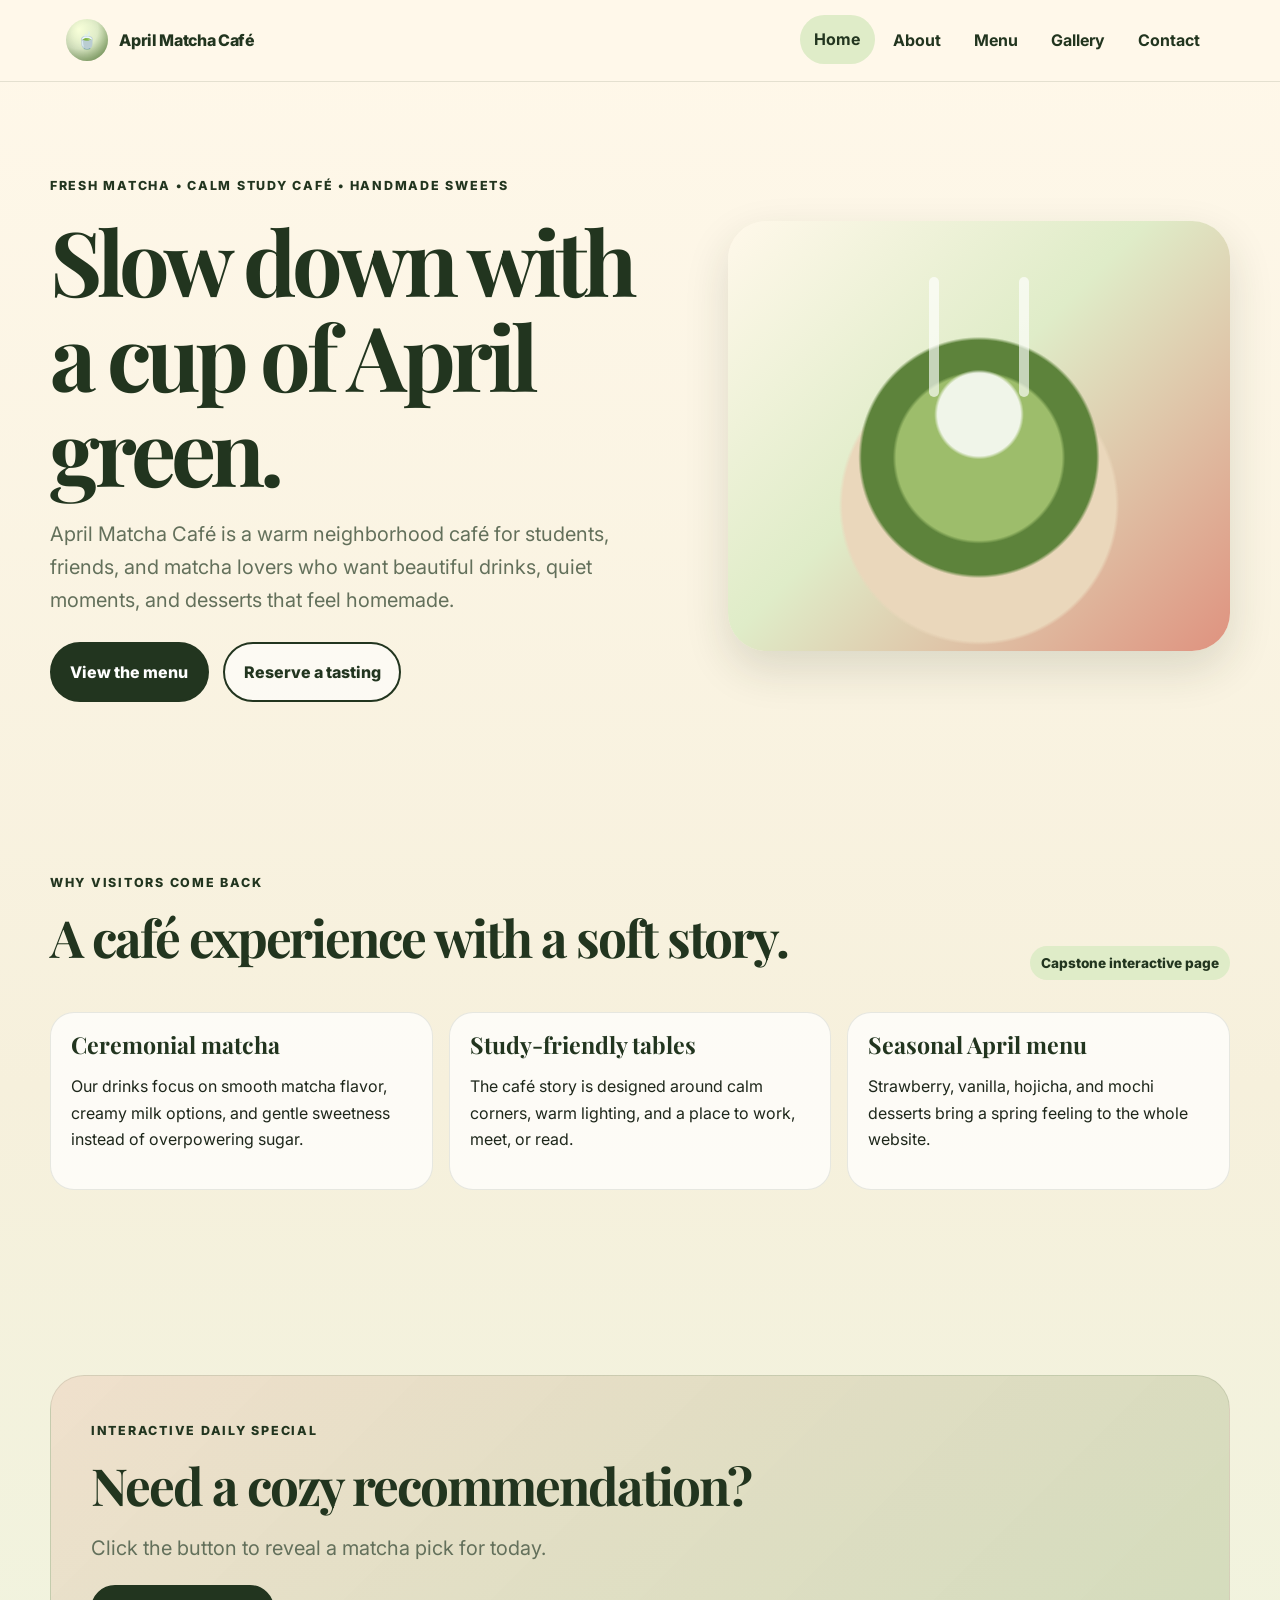
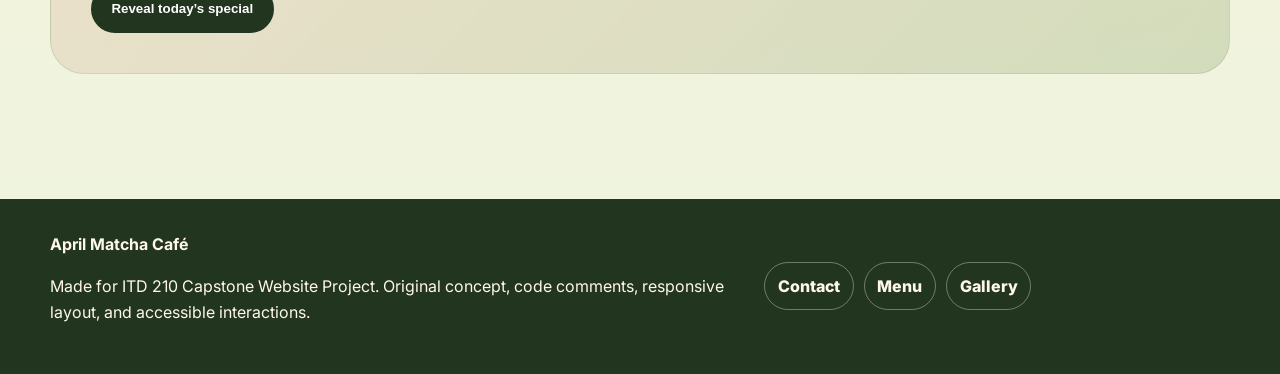
<file: index.html>
<!DOCTYPE html>
<html lang="en">
<head>
  <!-- The head stores page settings, SEO text, and shared CSS/JavaScript links. -->
  <meta charset="UTF-8">
  <meta name="viewport" content="width=device-width, initial-scale=1.0">
  <meta name="description" content="April Matcha Café is a cozy matcha café website capstone project with interactive pages and accessible design.">
  <title>April Matcha Café | Home</title>
  <link rel="stylesheet" href="css/style.css">
  <script src="js/main.js" defer></script>
</head>
<body>
  <!-- Skip link supports keyboard and screen reader users by jumping to the main content. -->
  <a class="skip-link" href="#main-content">Skip to main content</a>

  <!-- Header repeats on every page so the five-page website works together. -->
  <header class="site-header">
    <nav class="navbar" aria-label="Main navigation">
      <!-- Logo gives the café consistent branding across the full site. -->
      <a class="logo" href="index.html" aria-label="April Matcha Café home">
        <span class="logo-mark" aria-hidden="true">🍵</span>
        <span>April Matcha Café</span>
      </a>
      <!-- This button opens the navigation menu on small screens. -->
      <button class="nav-toggle" type="button" aria-expanded="false" aria-controls="navLinks">Menu</button>
      <!-- Navigation links connect all five required pages. -->
      <ul class="nav-links" id="navLinks">
        <li><a class="active" href="index.html">Home</a></li>
        <li><a href="about.html">About</a></li>
        <li><a href="services.html">Menu</a></li>
        <li><a href="gallery.html">Gallery</a></li>
        <li><a href="contact.html">Contact</a></li>
      </ul>
    </nav>
  </header>

  <!-- Main contains the unique storytelling content for the home page. -->
  <main id="main-content">
    <!-- Hero section creates the first emotional impression for visitors. -->
    <section class="hero">
      <div class="container hero-grid">
        <div>
          <!-- Eyebrow text introduces the brand mood before the large headline. -->
          <p class="eyebrow">Fresh matcha • calm study café • handmade sweets</p>
          <h1>Slow down with a cup of April green.</h1>
          <p class="lead">April Matcha Café is a warm neighborhood café for students, friends, and matcha lovers who want beautiful drinks, quiet moments, and desserts that feel homemade.</p>
          <!-- Buttons create clear actions and provide hover/focus interactions. -->
          <div class="button-row">
            <a class="btn btn-primary" href="services.html">View the menu</a>
            <a class="btn btn-secondary" href="contact.html">Reserve a tasting</a>
          </div>
        </div>
        <!-- Decorative art is built with CSS, so it is original and does not need image licensing. -->
        <div class="matcha-art" role="img" aria-label="Illustration of a warm matcha latte bowl with steam"></div>
      </div>
    </section>

    <!-- Feature cards summarize the café story in three interactive blocks. -->
    <section class="section">
      <div class="container">
        <div class="section-header">
          <div>
            <p class="eyebrow">Why visitors come back</p>
            <h2>A café experience with a soft story.</h2>
          </div>
          <span class="pill">Capstone interactive page</span>
        </div>
        <div class="feature-grid">
          <!-- Each card has hover movement to satisfy meaningful interaction on the page. -->
          <article class="feature-card">
            <h3>Ceremonial matcha</h3>
            <p>Our drinks focus on smooth matcha flavor, creamy milk options, and gentle sweetness instead of overpowering sugar.</p>
          </article>
          <article class="feature-card">
            <h3>Study-friendly tables</h3>
            <p>The café story is designed around calm corners, warm lighting, and a place to work, meet, or read.</p>
          </article>
          <article class="feature-card">
            <h3>Seasonal April menu</h3>
            <p>Strawberry, vanilla, hojicha, and mochi desserts bring a spring feeling to the whole website.</p>
          </article>
        </div>
      </div>
    </section>

    <!-- Interactive daily special adds JavaScript engagement to the home page. -->
    <section class="section">
      <div class="container story-strip">
        <p class="eyebrow">Interactive daily special</p>
        <h2>Need a cozy recommendation?</h2>
        <p class="lead" id="specialOutput" aria-live="polite">Click the button to reveal a matcha pick for today.</p>
        <!-- JavaScript changes the text in this live region. -->
        <button class="btn btn-primary" id="specialButton" type="button">Reveal today’s special</button>
      </div>
    </section>
  </main>

  <!-- Footer repeats useful links and café identity at the bottom of each page. -->
  <footer class="site-footer">
    <div class="container footer-grid">
      <div>
        <strong>April Matcha Café</strong>
        <p>Made for ITD 210 Capstone Website Project. Original concept, code comments, responsive layout, and accessible interactions.</p>
      </div>
      <div class="social-row" aria-label="Social links">
        <a href="contact.html">Contact</a>
        <a href="services.html">Menu</a>
        <a href="gallery.html">Gallery</a>
      </div>
    </div>
  </footer>

  <!-- Back-to-top button is controlled by shared JavaScript. -->
  <button class="back-to-top" type="button" aria-label="Back to top">↑</button>
</body>
</html>
</file>
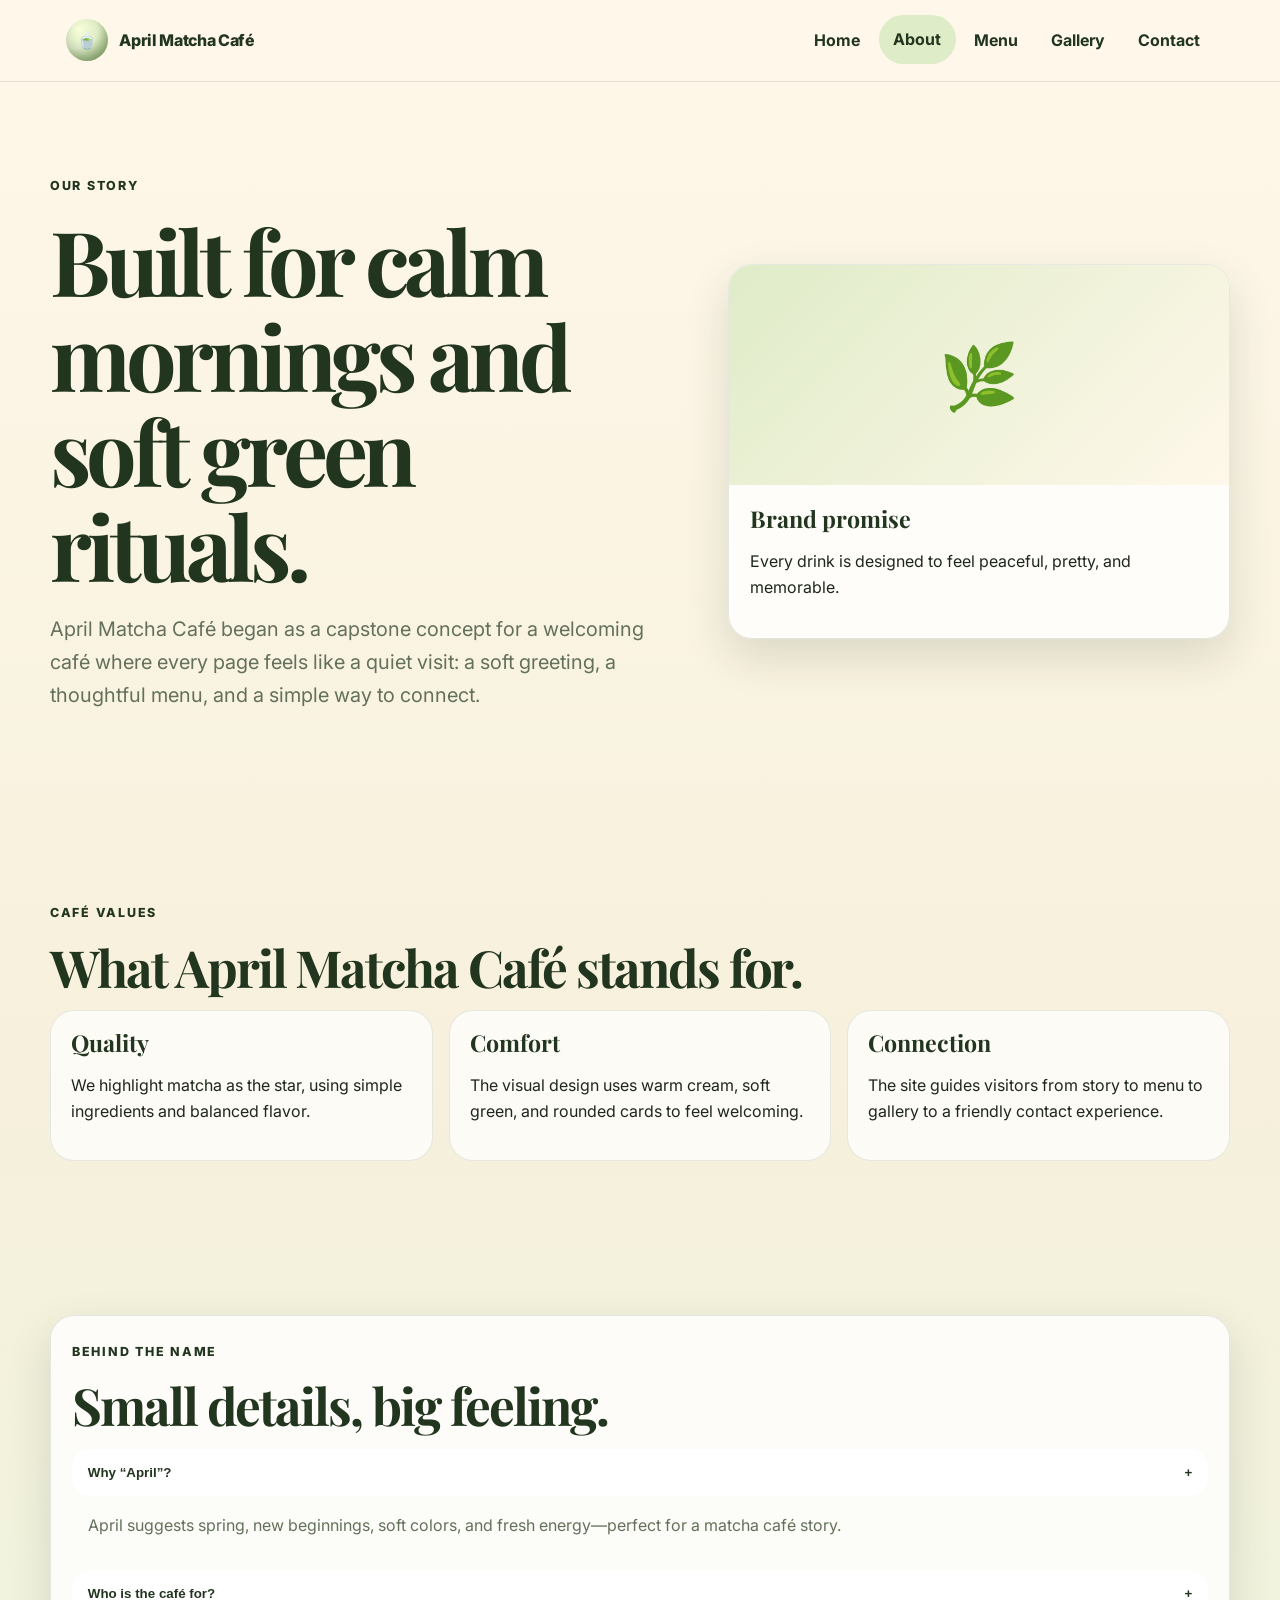
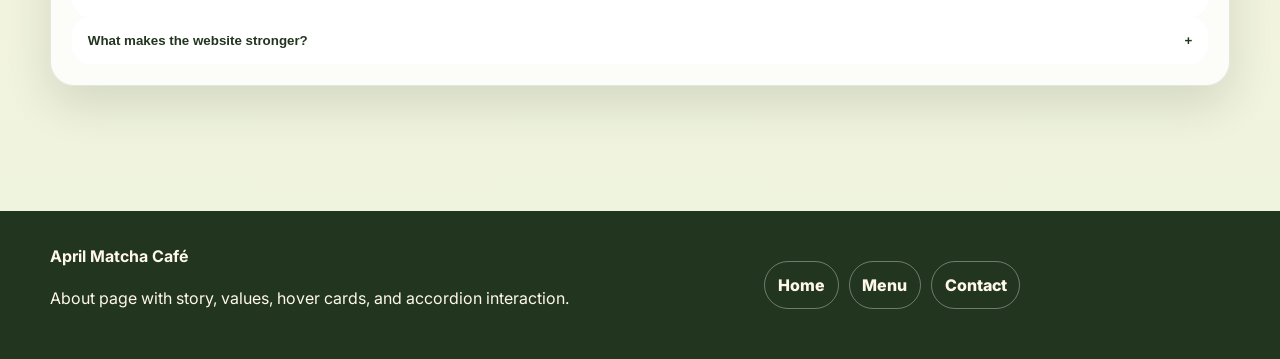
<file: about.html>
<!DOCTYPE html>
<html lang="en">
<head>
  <!-- Head section gives the browser information about this About page. -->
  <meta charset="UTF-8">
  <meta name="viewport" content="width=device-width, initial-scale=1.0">
  <meta name="description" content="Learn the story and values behind April Matcha Café.">
  <title>April Matcha Café | About</title>
  <link rel="stylesheet" href="css/style.css">
  <script src="js/main.js" defer></script>
</head>
<body>
  <!-- Skip link helps keyboard users avoid repeated navigation. -->
  <a class="skip-link" href="#main-content">Skip to main content</a>

  <!-- Same header appears on every page to connect the full website. -->
  <header class="site-header">
    <nav class="navbar" aria-label="Main navigation">
      <a class="logo" href="index.html" aria-label="April Matcha Café home">
        <span class="logo-mark" aria-hidden="true">🍵</span>
        <span>April Matcha Café</span>
      </a>
      <button class="nav-toggle" type="button" aria-expanded="false" aria-controls="navLinks">Menu</button>
      <ul class="nav-links" id="navLinks">
        <li><a href="index.html">Home</a></li>
        <li><a class="active" href="about.html">About</a></li>
        <li><a href="services.html">Menu</a></li>
        <li><a href="gallery.html">Gallery</a></li>
        <li><a href="contact.html">Contact</a></li>
      </ul>
    </nav>
  </header>

  <!-- Main content tells the café story and shows values. -->
  <main id="main-content">
    <!-- About hero introduces the brand personality. -->
    <section class="hero">
      <div class="container hero-grid">
        <div>
          <p class="eyebrow">Our story</p>
          <h1>Built for calm mornings and soft green rituals.</h1>
          <p class="lead">April Matcha Café began as a capstone concept for a welcoming café where every page feels like a quiet visit: a soft greeting, a thoughtful menu, and a simple way to connect.</p>
        </div>
        <!-- This card provides a visual story without needing outside photos. -->
        <aside class="card">
          <div class="item-visual" aria-hidden="true">🌿</div>
          <div class="card-body">
            <h3>Brand promise</h3>
            <p>Every drink is designed to feel peaceful, pretty, and memorable.</p>
          </div>
        </aside>
      </div>
    </section>

    <!-- Values cards add interactive hover effects and make the story scannable. -->
    <section class="section">
      <div class="container">
        <p class="eyebrow">Café values</p>
        <h2>What April Matcha Café stands for.</h2>
        <div class="grid-3">
          <article class="feature-card">
            <h3>Quality</h3>
            <p>We highlight matcha as the star, using simple ingredients and balanced flavor.</p>
          </article>
          <article class="feature-card">
            <h3>Comfort</h3>
            <p>The visual design uses warm cream, soft green, and rounded cards to feel welcoming.</p>
          </article>
          <article class="feature-card">
            <h3>Connection</h3>
            <p>The site guides visitors from story to menu to gallery to a friendly contact experience.</p>
          </article>
        </div>
      </div>
    </section>

    <!-- Accordion creates an additional interactive element on the About page. -->
    <section class="section">
      <div class="container card form-card">
        <p class="eyebrow">Behind the name</p>
        <h2>Small details, big feeling.</h2>
        <!-- Each accordion item uses a button for accessibility and JavaScript opens the panel. -->
        <div class="accordion-item open">
          <button class="accordion-button" type="button" aria-expanded="true">Why “April”? <span aria-hidden="true">+</span></button>
          <div class="accordion-panel">
            <p>April suggests spring, new beginnings, soft colors, and fresh energy—perfect for a matcha café story.</p>
          </div>
        </div>
        <div class="accordion-item">
          <button class="accordion-button" type="button" aria-expanded="false">Who is the café for? <span aria-hidden="true">+</span></button>
          <div class="accordion-panel">
            <p>It is for students, friends, remote workers, and anyone who wants a gentle café moment.</p>
          </div>
        </div>
        <div class="accordion-item">
          <button class="accordion-button" type="button" aria-expanded="false">What makes the website stronger? <span aria-hidden="true">+</span></button>
          <div class="accordion-panel">
            <p>The site uses consistent navigation, responsive layouts, comments, accessibility, and meaningful JavaScript interactions.</p>
          </div>
        </div>
      </div>
    </section>
  </main>

  <!-- Footer gives final navigation and project context. -->
  <footer class="site-footer">
    <div class="container footer-grid">
      <div>
        <strong>April Matcha Café</strong>
        <p>About page with story, values, hover cards, and accordion interaction.</p>
      </div>
      <div class="social-row" aria-label="Footer navigation">
        <a href="index.html">Home</a>
        <a href="services.html">Menu</a>
        <a href="contact.html">Contact</a>
      </div>
    </div>
  </footer>
  <button class="back-to-top" type="button" aria-label="Back to top">↑</button>
</body>
</html>
</file>
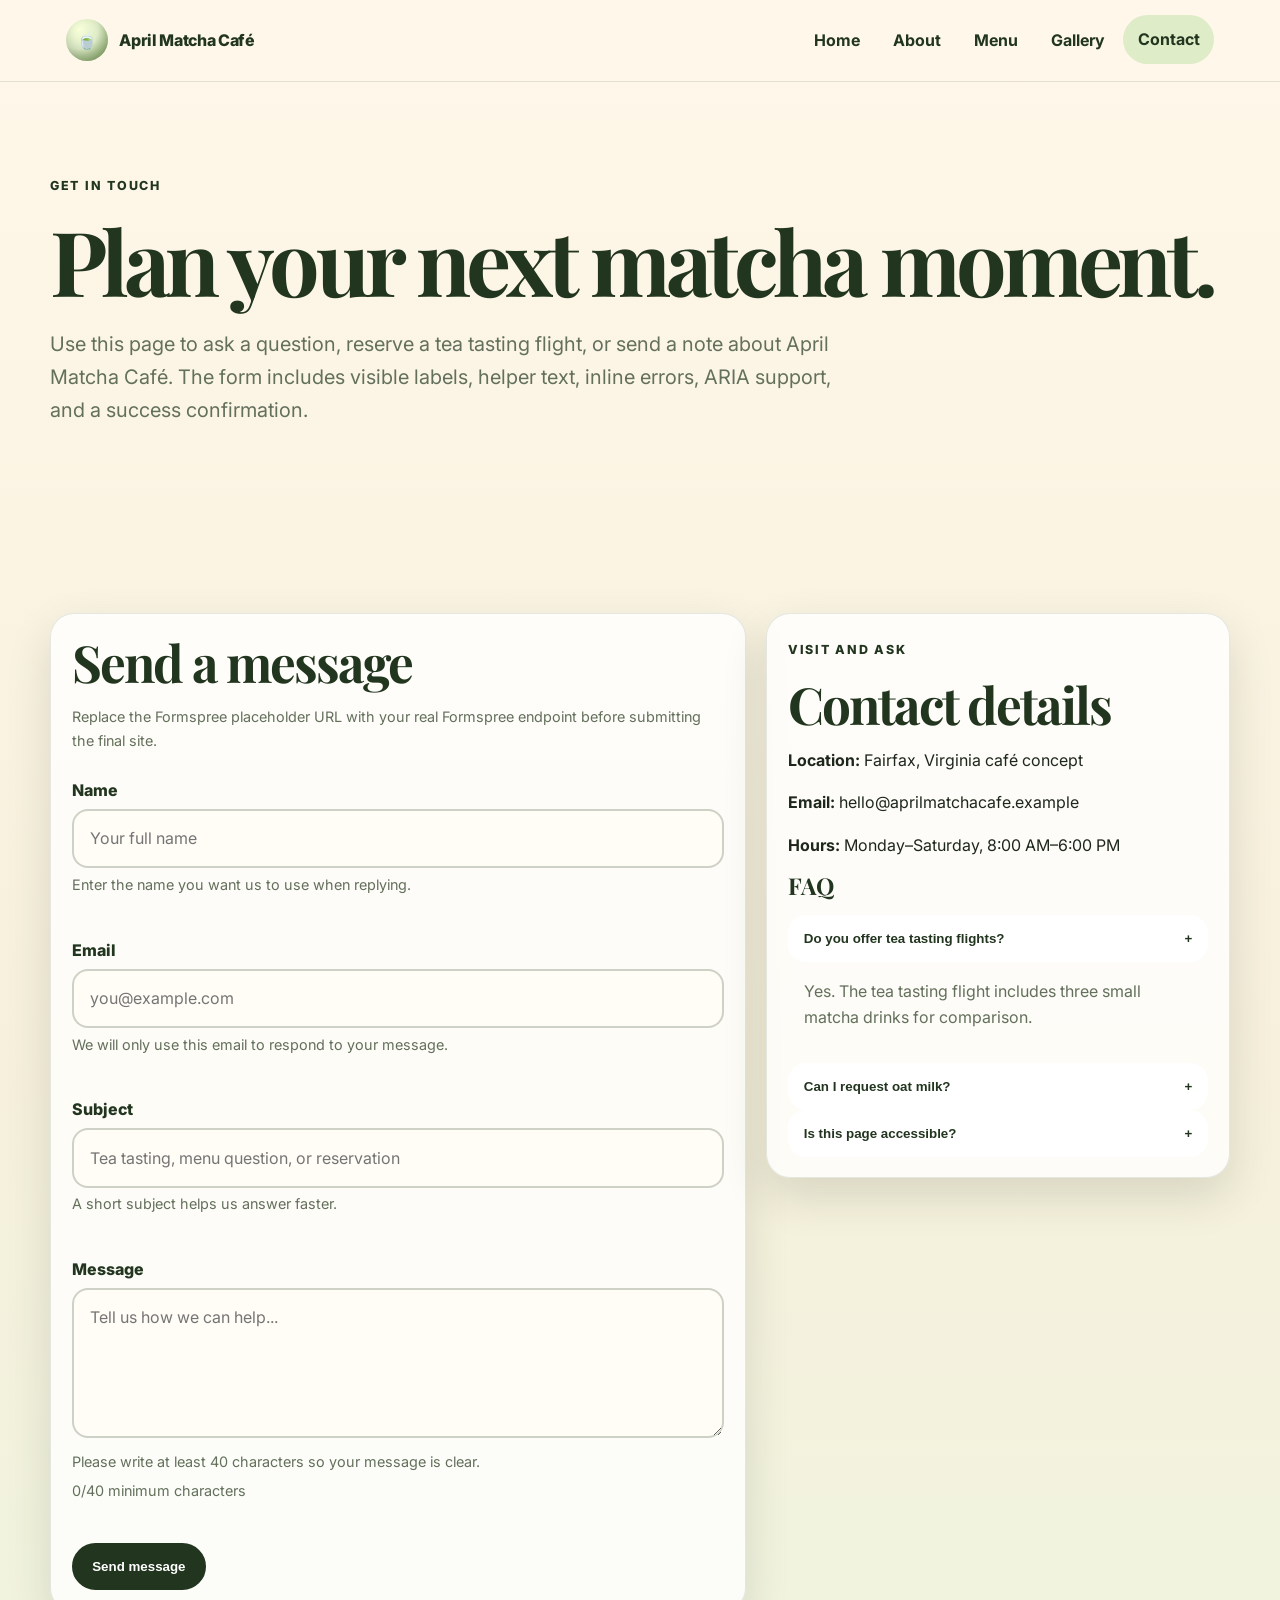
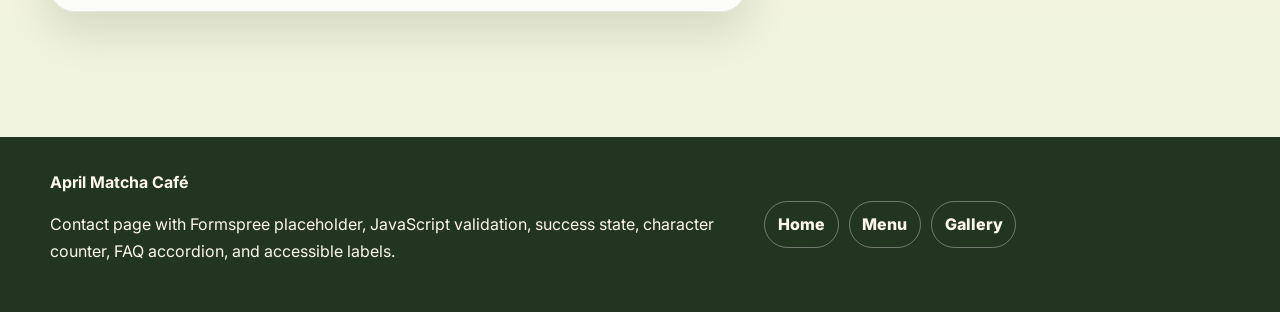
<file: contact.html>
<!DOCTYPE html>
<html lang="en">
<head>
  <!-- Head section includes the page title, responsive viewport, shared CSS, and deferred JavaScript. -->
  <meta charset="UTF-8">
  <meta name="viewport" content="width=device-width, initial-scale=1.0">
  <meta name="description" content="Contact April Matcha Café with an accessible form, validation, character counter, and FAQ accordion.">
  <title>April Matcha Café | Contact</title>
  <link rel="stylesheet" href="css/style.css">
  <script src="js/main.js" defer></script>
</head>
<body>
  <!-- Skip link lets keyboard users move directly to the contact content. -->
  <a class="skip-link" href="#main-content">Skip to main content</a>

  <!-- Header connects the Contact page to all other pages in the capstone website. -->
  <header class="site-header">
    <nav class="navbar" aria-label="Main navigation">
      <!-- Logo link returns visitors to the homepage. -->
      <a class="logo" href="index.html" aria-label="April Matcha Café home">
        <span class="logo-mark" aria-hidden="true">🍵</span>
        <span>April Matcha Café</span>
      </a>
      <!-- Mobile menu button is keyboard accessible and controlled by JavaScript. -->
      <button class="nav-toggle" type="button" aria-expanded="false" aria-controls="navLinks">Menu</button>
      <!-- Every page is linked here to meet the assignment requirement that pages work together. -->
      <ul class="nav-links" id="navLinks">
        <li><a href="index.html">Home</a></li>
        <li><a href="about.html">About</a></li>
        <li><a href="services.html">Menu</a></li>
        <li><a href="gallery.html">Gallery</a></li>
        <li><a class="active" href="contact.html">Contact</a></li>
      </ul>
    </nav>
  </header>

  <!-- Main area contains the required contact form and extra interactive elements. -->
  <main id="main-content">
    <!-- Contact hero makes the form feel welcoming instead of plain. -->
    <section class="hero">
      <div class="container">
        <p class="eyebrow">Get in touch</p>
        <h1>Plan your next matcha moment.</h1>
        <p class="lead">Use this page to ask a question, reserve a tea tasting flight, or send a note about April Matcha Café. The form includes visible labels, helper text, inline errors, ARIA support, and a success confirmation.</p>
      </div>
    </section>

    <!-- Contact grid separates the form from contact details and FAQ content. -->
    <section class="section">
      <div class="container contact-grid">
        <!-- The form card contains the required semantic form fields. -->
        <div class="card form-card">
          <h2>Send a message</h2>
          <p class="helper">Replace the Formspree placeholder URL with your real Formspree endpoint before submitting the final site.</p>

          <!-- Error summary uses aria-live so assistive technology announces validation updates. -->
          <p id="errorSummary" class="error" aria-live="polite"></p>

          <!-- Formspree action is included as a placeholder so the form can become real after adding the user endpoint. -->
          <form id="contactForm" action="https://formspree.io/f/YOUR_FORM_ID" method="POST" novalidate>
            <!-- Name field has a visible label, required attribute, helper text, and inline error area. -->
            <div class="form-group">
              <label for="name">Name</label>
              <input id="name" name="name" type="text" required placeholder="Your full name" aria-describedby="nameHelp nameError">
              <p id="nameHelp" class="helper">Enter the name you want us to use when replying.</p>
              <p id="nameError" class="error" aria-live="polite"></p>
            </div>

            <!-- Email field checks for required entry and valid email format in JavaScript. -->
            <div class="form-group">
              <label for="email">Email</label>
              <input id="email" name="email" type="email" required placeholder="you@example.com" aria-describedby="emailHelp emailError">
              <p id="emailHelp" class="helper">We will only use this email to respond to your message.</p>
              <p id="emailError" class="error" aria-live="polite"></p>
            </div>

            <!-- Subject field helps organize messages and is validated as required. -->
            <div class="form-group">
              <label for="subject">Subject</label>
              <input id="subject" name="subject" type="text" required placeholder="Tea tasting, menu question, or reservation" aria-describedby="subjectHelp subjectError">
              <p id="subjectHelp" class="helper">A short subject helps us answer faster.</p>
              <p id="subjectError" class="error" aria-live="polite"></p>
            </div>

            <!-- Message field includes a character counter and minimum length validation. -->
            <div class="form-group">
              <label for="message">Message</label>
              <textarea id="message" name="message" required placeholder="Tell us how we can help..." aria-describedby="messageHelp charCounter messageError"></textarea>
              <p id="messageHelp" class="helper">Please write at least 40 characters so your message is clear.</p>
              <p id="charCounter" class="helper" aria-live="polite">0/40 minimum characters</p>
              <p id="messageError" class="error" aria-live="polite"></p>
            </div>

            <!-- Submit button is reachable by keyboard and styled with visible focus. -->
            <button class="btn btn-primary" type="submit">Send message</button>
          </form>

          <!-- Success card is hidden until JavaScript confirms the form is valid. -->
          <div id="successCard" class="success-card" tabindex="-1" aria-live="polite">
            <h3>Thank you for reaching out! 🍵</h3>
            <p>Your message passed validation. Once your real Formspree link is added, this contact form can send messages.</p>
          </div>
        </div>

        <!-- Aside gives extra contact details and interactive FAQ accordion. -->
        <aside class="card form-card">
          <p class="eyebrow">Visit and ask</p>
          <h2>Contact details</h2>
          <p><strong>Location:</strong> Fairfax, Virginia café concept</p>
          <p><strong>Email:</strong> hello@aprilmatchacafe.example</p>
          <p><strong>Hours:</strong> Monday–Saturday, 8:00 AM–6:00 PM</p>

          <!-- FAQ accordion is the additional required interactive element. -->
          <h3>FAQ</h3>
          <div class="accordion-item open">
            <button class="accordion-button" type="button" aria-expanded="true">Do you offer tea tasting flights? <span aria-hidden="true">+</span></button>
            <div class="accordion-panel">
              <p>Yes. The tea tasting flight includes three small matcha drinks for comparison.</p>
            </div>
          </div>
          <div class="accordion-item">
            <button class="accordion-button" type="button" aria-expanded="false">Can I request oat milk? <span aria-hidden="true">+</span></button>
            <div class="accordion-panel">
              <p>Yes. Oat, almond, and dairy milk options are part of the café concept.</p>
            </div>
          </div>
          <div class="accordion-item">
            <button class="accordion-button" type="button" aria-expanded="false">Is this page accessible? <span aria-hidden="true">+</span></button>
            <div class="accordion-panel">
              <p>The page includes labels, focus styles, ARIA descriptions, reduced-motion support, inline errors, and keyboard-friendly buttons.</p>
            </div>
          </div>
        </aside>
      </div>
    </section>
  </main>

  <!-- Footer repeats site links and reinforces that this is the contact milestone page. -->
  <footer class="site-footer">
    <div class="container footer-grid">
      <div>
        <strong>April Matcha Café</strong>
        <p>Contact page with Formspree placeholder, JavaScript validation, success state, character counter, FAQ accordion, and accessible labels.</p>
      </div>
      <div class="social-row" aria-label="Footer navigation">
        <a href="index.html">Home</a>
        <a href="services.html">Menu</a>
        <a href="gallery.html">Gallery</a>
      </div>
    </div>
  </footer>

  <!-- Back-to-top button is an extra shared interaction controlled by JavaScript. -->
  <button class="back-to-top" type="button" aria-label="Back to top">↑</button>
</body>
</html>
</file>
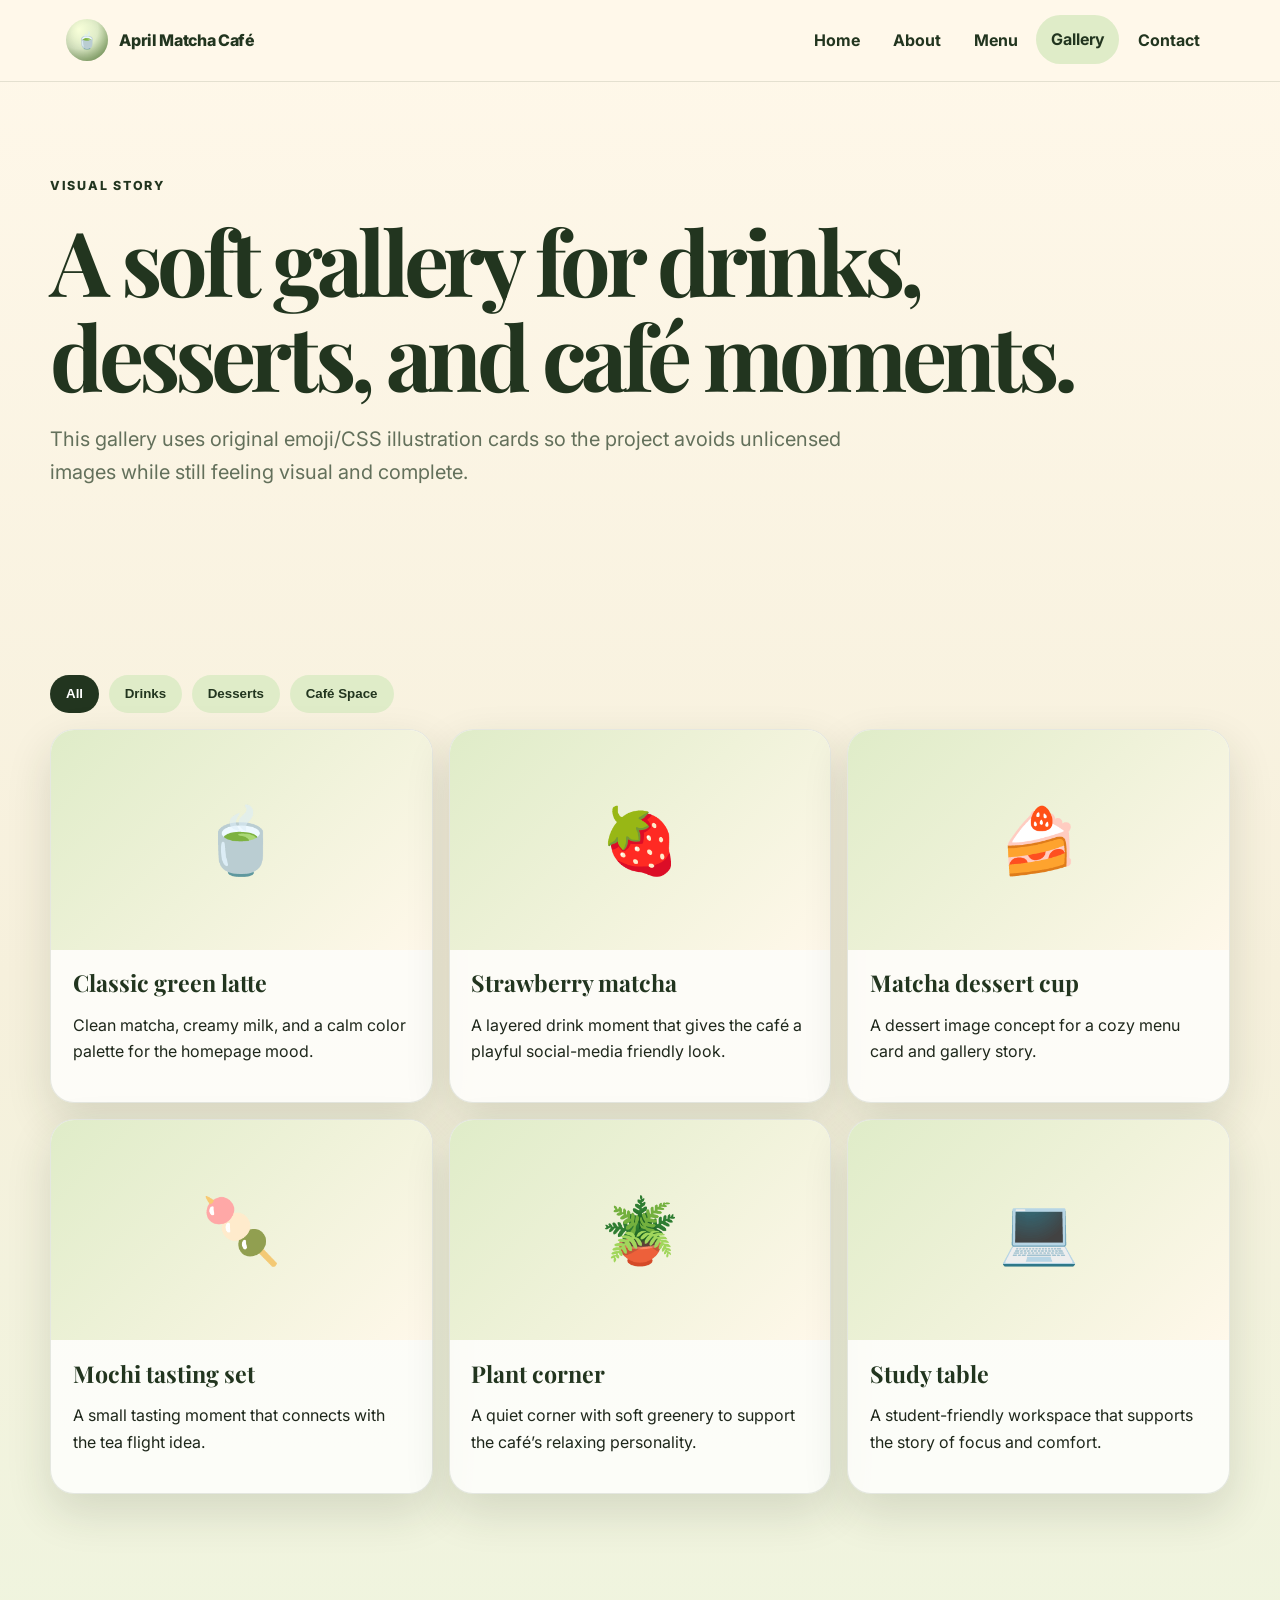
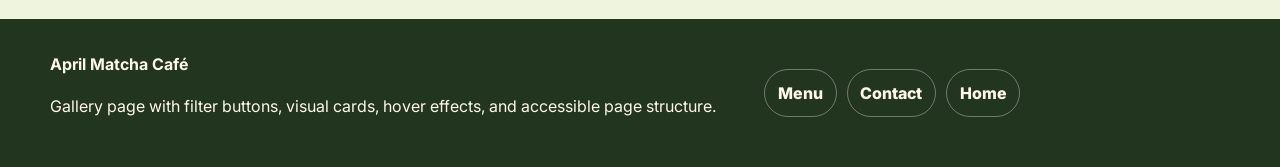
<file: gallery.html>
<!DOCTYPE html>
<html lang="en">
<head>
  <!-- Head area contains metadata and links shared files for styling and interactivity. -->
  <meta charset="UTF-8">
  <meta name="viewport" content="width=device-width, initial-scale=1.0">
  <meta name="description" content="View the visual mood gallery for April Matcha Café.">
  <title>April Matcha Café | Gallery</title>
  <link rel="stylesheet" href="css/style.css">
  <script src="js/main.js" defer></script>
</head>
<body>
  <!-- Skip link improves accessibility and helps keyboard users move faster. -->
  <a class="skip-link" href="#main-content">Skip to main content</a>

  <!-- Header connects all five website pages. -->
  <header class="site-header">
    <nav class="navbar" aria-label="Main navigation">
      <a class="logo" href="index.html" aria-label="April Matcha Café home">
        <span class="logo-mark" aria-hidden="true">🍵</span>
        <span>April Matcha Café</span>
      </a>
      <button class="nav-toggle" type="button" aria-expanded="false" aria-controls="navLinks">Menu</button>
      <ul class="nav-links" id="navLinks">
        <li><a href="index.html">Home</a></li>
        <li><a href="about.html">About</a></li>
        <li><a href="services.html">Menu</a></li>
        <li><a class="active" href="gallery.html">Gallery</a></li>
        <li><a href="contact.html">Contact</a></li>
      </ul>
    </nav>
  </header>

  <!-- Main content shows visual storytelling and filtered gallery cards. -->
  <main id="main-content">
    <!-- Gallery hero explains the visual story behind the café. -->
    <section class="hero">
      <div class="container">
        <p class="eyebrow">Visual story</p>
        <h1>A soft gallery for drinks, desserts, and café moments.</h1>
        <p class="lead">This gallery uses original emoji/CSS illustration cards so the project avoids unlicensed images while still feeling visual and complete.</p>
      </div>
    </section>

    <!-- Filter buttons add JavaScript interactivity and help visitors browse categories. -->
    <section class="section">
      <div class="container">
        <div class="filter-row" aria-label="Gallery filters">
          <!-- Data-filter values are used by JavaScript to show and hide matching cards. -->
          <button class="filter-button active" type="button" data-filter="all">All</button>
          <button class="filter-button" type="button" data-filter="drinks">Drinks</button>
          <button class="filter-button" type="button" data-filter="desserts">Desserts</button>
          <button class="filter-button" type="button" data-filter="space">Café Space</button>
        </div>

        <!-- Gallery cards use semantic articles and meaningful text descriptions. -->
        <div class="grid-3">
          <article class="card" data-category="drinks">
            <div class="item-visual" aria-hidden="true">🍵</div>
            <div class="card-body">
              <h3>Classic green latte</h3>
              <p>Clean matcha, creamy milk, and a calm color palette for the homepage mood.</p>
            </div>
          </article>
          <article class="card" data-category="drinks">
            <div class="item-visual" aria-hidden="true">🍓</div>
            <div class="card-body">
              <h3>Strawberry matcha</h3>
              <p>A layered drink moment that gives the café a playful social-media friendly look.</p>
            </div>
          </article>
          <article class="card" data-category="desserts">
            <div class="item-visual" aria-hidden="true">🍰</div>
            <div class="card-body">
              <h3>Matcha dessert cup</h3>
              <p>A dessert image concept for a cozy menu card and gallery story.</p>
            </div>
          </article>
          <article class="card" data-category="desserts">
            <div class="item-visual" aria-hidden="true">🍡</div>
            <div class="card-body">
              <h3>Mochi tasting set</h3>
              <p>A small tasting moment that connects with the tea flight idea.</p>
            </div>
          </article>
          <article class="card" data-category="space">
            <div class="item-visual" aria-hidden="true">🪴</div>
            <div class="card-body">
              <h3>Plant corner</h3>
              <p>A quiet corner with soft greenery to support the café’s relaxing personality.</p>
            </div>
          </article>
          <article class="card" data-category="space">
            <div class="item-visual" aria-hidden="true">💻</div>
            <div class="card-body">
              <h3>Study table</h3>
              <p>A student-friendly workspace that supports the story of focus and comfort.</p>
            </div>
          </article>
        </div>
      </div>
    </section>
  </main>

  <!-- Footer closes the gallery page with repeated navigation. -->
  <footer class="site-footer">
    <div class="container footer-grid">
      <div>
        <strong>April Matcha Café</strong>
        <p>Gallery page with filter buttons, visual cards, hover effects, and accessible page structure.</p>
      </div>
      <div class="social-row" aria-label="Footer navigation">
        <a href="services.html">Menu</a>
        <a href="contact.html">Contact</a>
        <a href="index.html">Home</a>
      </div>
    </div>
  </footer>
  <button class="back-to-top" type="button" aria-label="Back to top">↑</button>
</body>
</html>
</file>
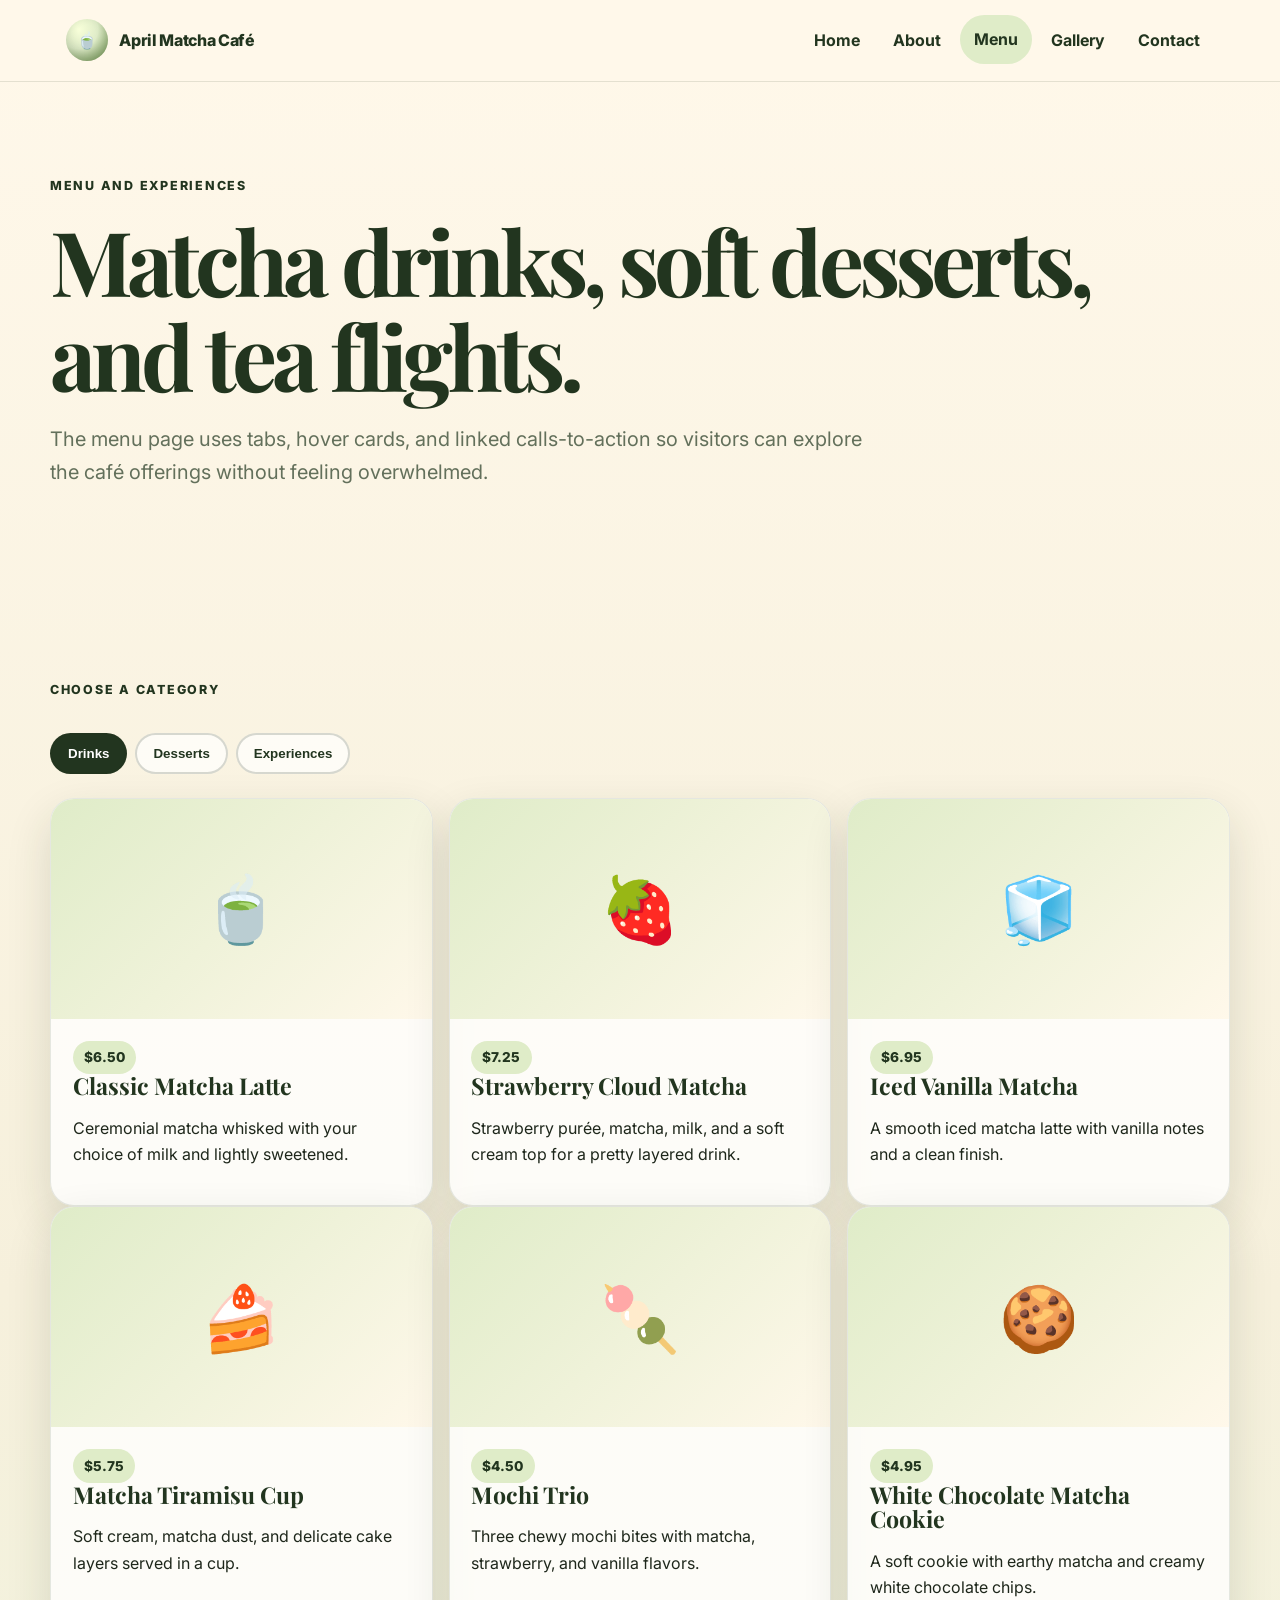
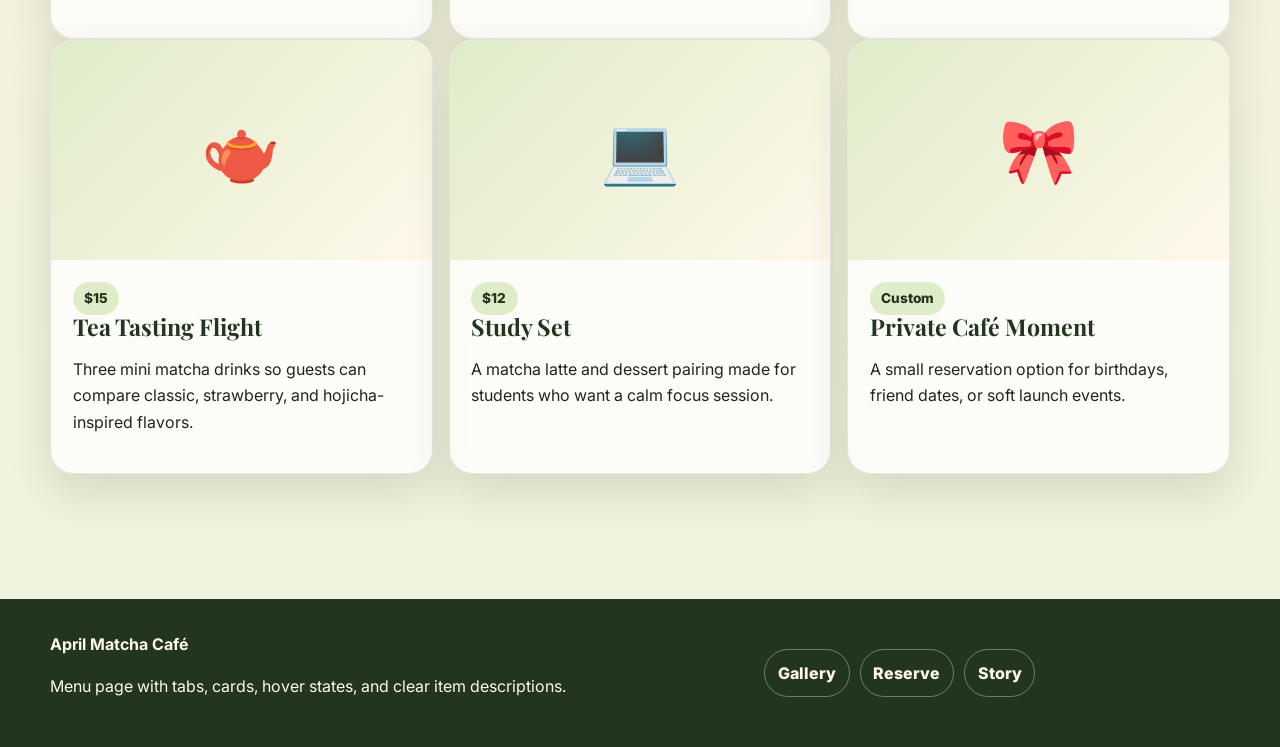
<file: services.html>
<!DOCTYPE html>
<html lang="en">
<head>
  <!-- Head settings connect the Menu page to the shared site design. -->
  <meta charset="UTF-8">
  <meta name="viewport" content="width=device-width, initial-scale=1.0">
  <meta name="description" content="Explore the April Matcha Café menu with drinks, desserts, and tasting experiences.">
  <title>April Matcha Café | Menu</title>
  <link rel="stylesheet" href="css/style.css">
  <script src="js/main.js" defer></script>
</head>
<body>
  <!-- Skip link improves accessibility for keyboard users. -->
  <a class="skip-link" href="#main-content">Skip to main content</a>

  <!-- Header and navigation are repeated so all required pages work together. -->
  <header class="site-header">
    <nav class="navbar" aria-label="Main navigation">
      <a class="logo" href="index.html" aria-label="April Matcha Café home">
        <span class="logo-mark" aria-hidden="true">🍵</span>
        <span>April Matcha Café</span>
      </a>
      <button class="nav-toggle" type="button" aria-expanded="false" aria-controls="navLinks">Menu</button>
      <ul class="nav-links" id="navLinks">
        <li><a href="index.html">Home</a></li>
        <li><a href="about.html">About</a></li>
        <li><a class="active" href="services.html">Menu</a></li>
        <li><a href="gallery.html">Gallery</a></li>
        <li><a href="contact.html">Contact</a></li>
      </ul>
    </nav>
  </header>

  <!-- Main content presents the café menu and interactive tabs. -->
  <main id="main-content">
    <!-- Hero introduces the menu page with a clear call-to-action. -->
    <section class="hero">
      <div class="container">
        <p class="eyebrow">Menu and experiences</p>
        <h1>Matcha drinks, soft desserts, and tea flights.</h1>
        <p class="lead">The menu page uses tabs, hover cards, and linked calls-to-action so visitors can explore the café offerings without feeling overwhelmed.</p>
      </div>
    </section>

    <!-- Interactive tabs are a required meaningful JavaScript feature. -->
    <section class="section">
      <div class="container">
        <p class="eyebrow">Choose a category</p>
        <div class="tabs" role="tablist" aria-label="Menu categories">
          <!-- Data attributes tell JavaScript which panel to show. -->
          <button class="tab-button active" type="button" data-tab-target="drinks">Drinks</button>
          <button class="tab-button" type="button" data-tab-target="desserts">Desserts</button>
          <button class="tab-button" type="button" data-tab-target="experiences">Experiences</button>
        </div>

        <!-- Drinks panel starts visible because it is the default category. -->
        <div class="grid-3" data-tab-panel="drinks">
          <article class="card">
            <div class="item-visual" aria-hidden="true">🍵</div>
            <div class="card-body">
              <span class="pill">$6.50</span>
              <h3>Classic Matcha Latte</h3>
              <p>Ceremonial matcha whisked with your choice of milk and lightly sweetened.</p>
            </div>
          </article>
          <article class="card">
            <div class="item-visual" aria-hidden="true">🍓</div>
            <div class="card-body">
              <span class="pill">$7.25</span>
              <h3>Strawberry Cloud Matcha</h3>
              <p>Strawberry purée, matcha, milk, and a soft cream top for a pretty layered drink.</p>
            </div>
          </article>
          <article class="card">
            <div class="item-visual" aria-hidden="true">🧊</div>
            <div class="card-body">
              <span class="pill">$6.95</span>
              <h3>Iced Vanilla Matcha</h3>
              <p>A smooth iced matcha latte with vanilla notes and a clean finish.</p>
            </div>
          </article>
        </div>

        <!-- Dessert panel is hidden until the Desserts tab is selected. -->
        <div class="grid-3" data-tab-panel="desserts" hidden>
          <article class="card">
            <div class="item-visual" aria-hidden="true">🍰</div>
            <div class="card-body">
              <span class="pill">$5.75</span>
              <h3>Matcha Tiramisu Cup</h3>
              <p>Soft cream, matcha dust, and delicate cake layers served in a cup.</p>
            </div>
          </article>
          <article class="card">
            <div class="item-visual" aria-hidden="true">🍡</div>
            <div class="card-body">
              <span class="pill">$4.50</span>
              <h3>Mochi Trio</h3>
              <p>Three chewy mochi bites with matcha, strawberry, and vanilla flavors.</p>
            </div>
          </article>
          <article class="card">
            <div class="item-visual" aria-hidden="true">🍪</div>
            <div class="card-body">
              <span class="pill">$4.95</span>
              <h3>White Chocolate Matcha Cookie</h3>
              <p>A soft cookie with earthy matcha and creamy white chocolate chips.</p>
            </div>
          </article>
        </div>

        <!-- Experience panel shows services like tastings and study bundles. -->
        <div class="grid-3" data-tab-panel="experiences" hidden>
          <article class="card">
            <div class="item-visual" aria-hidden="true">🫖</div>
            <div class="card-body">
              <span class="pill">$15</span>
              <h3>Tea Tasting Flight</h3>
              <p>Three mini matcha drinks so guests can compare classic, strawberry, and hojicha-inspired flavors.</p>
            </div>
          </article>
          <article class="card">
            <div class="item-visual" aria-hidden="true">💻</div>
            <div class="card-body">
              <span class="pill">$12</span>
              <h3>Study Set</h3>
              <p>A matcha latte and dessert pairing made for students who want a calm focus session.</p>
            </div>
          </article>
          <article class="card">
            <div class="item-visual" aria-hidden="true">🎀</div>
            <div class="card-body">
              <span class="pill">Custom</span>
              <h3>Private Café Moment</h3>
              <p>A small reservation option for birthdays, friend dates, or soft launch events.</p>
            </div>
          </article>
        </div>
      </div>
    </section>
  </main>

  <!-- Footer repeats navigation links for a complete user journey. -->
  <footer class="site-footer">
    <div class="container footer-grid">
      <div>
        <strong>April Matcha Café</strong>
        <p>Menu page with tabs, cards, hover states, and clear item descriptions.</p>
      </div>
      <div class="social-row" aria-label="Footer navigation">
        <a href="gallery.html">Gallery</a>
        <a href="contact.html">Reserve</a>
        <a href="about.html">Story</a>
      </div>
    </div>
  </footer>
  <button class="back-to-top" type="button" aria-label="Back to top">↑</button>
</body>
</html>
</file>
<file: css/style.css>
/* =========================================================
   April Matcha Café - Shared Style Sheet
   This CSS file controls the full website so all five pages
   feel consistent and easy to maintain.
   ========================================================= */

/* Google Font import gives the café a soft editorial look while keeping text readable. */
@import url('https://fonts.googleapis.com/css2?family=Inter:wght@400;500;600;700;800&family=Playfair+Display:wght@700;800&display=swap');

/* Root variables store brand colors and spacing so every page uses the same design system. */
:root {
  --matcha-dark: #22351f;
  --matcha: #668c43;
  --matcha-light: #dfecc8;
  --cream: #fff8ea;
  --latte: #ead7bb;
  --rose: #df927f;
  --ink: #1e271b;
  --muted: #63705b;
  --white: #ffffff;
  --shadow: 0 18px 45px rgba(34, 53, 31, 0.14);
  --radius: 24px;
  --max-width: 1180px;
}

/* Border-box sizing prevents padding from accidentally making cards overflow on mobile screens. */
* {
  box-sizing: border-box;
}

/* Smooth scrolling creates a polished experience when visitors jump to sections. */
html {
  scroll-behavior: smooth;
}

/* Body styles set the site background, default font, and comfortable reading color. */
body {
  margin: 0;
  font-family: 'Inter', Arial, sans-serif;
  color: var(--ink);
  background: linear-gradient(180deg, var(--cream), #f6f0dc 55%, #eef5df);
  line-height: 1.65;
}

/* Skip link improves keyboard accessibility by letting users jump past repeated navigation. */
.skip-link {
  position: absolute;
  left: 1rem;
  top: -4rem;
  z-index: 1000;
  background: var(--matcha-dark);
  color: var(--white);
  padding: .8rem 1rem;
  border-radius: 999px;
  transition: top .2s ease;
}

/* The skip link becomes visible when focused from the keyboard. */
.skip-link:focus {
  top: 1rem;
}

/* Links use the brand green and become more visible on hover/focus. */
a {
  color: var(--matcha-dark);
  text-decoration: none;
}

a:hover {
  color: var(--matcha);
}

/* Images scale down safely inside cards and sections. */
img,
svg {
  max-width: 100%;
  display: block;
}

/* Header sticks to the top so visitors can navigate easily on long pages. */
.site-header {
  position: sticky;
  top: 0;
  z-index: 100;
  background: rgba(255, 248, 234, 0.94);
  backdrop-filter: blur(12px);
  border-bottom: 1px solid rgba(34, 53, 31, 0.12);
}

/* Navigation uses flexbox to keep logo and links balanced. */
.navbar {
  max-width: var(--max-width);
  margin: 0 auto;
  padding: 1rem;
  display: flex;
  align-items: center;
  justify-content: space-between;
  gap: 1rem;
}

/* Logo combines a circular icon with the café name for branding. */
.logo {
  display: flex;
  align-items: center;
  gap: .7rem;
  font-weight: 800;
  letter-spacing: -.02em;
}

/* Logo mark looks like a tiny matcha bowl and creates a memorable brand symbol. */
.logo-mark {
  width: 42px;
  height: 42px;
  display: grid;
  place-items: center;
  border-radius: 50%;
  background: radial-gradient(circle at 30% 25%, #f8ffd9, var(--matcha-light) 45%, var(--matcha) 100%);
  box-shadow: inset 0 -7px 12px rgba(34, 53, 31, .18);
}

/* Desktop navigation link group. */
.nav-links {
  display: flex;
  align-items: center;
  gap: .25rem;
  list-style: none;
  margin: 0;
  padding: 0;
}

/* Navigation links use rounded pills and animated hover states for interactivity. */
.nav-links a {
  display: inline-flex;
  padding: .7rem .9rem;
  border-radius: 999px;
  font-weight: 700;
  transition: background .2s ease, transform .2s ease;
}

/* Hover animation is a simple micro-interaction required by the project. */
.nav-links a:hover,
.nav-links a.active {
  background: var(--matcha-light);
  transform: translateY(-1px);
}

/* Mobile menu button is hidden on desktop and revealed by media query. */
.nav-toggle {
  display: none;
  border: 0;
  border-radius: 999px;
  background: var(--matcha-dark);
  color: var(--white);
  padding: .75rem 1rem;
  font-weight: 800;
  cursor: pointer;
}

/* Shared focus style makes keyboard navigation visible across the site. */
:focus-visible {
  outline: 4px solid #ffcc66;
  outline-offset: 4px;
  border-radius: 12px;
}

/* Main content container keeps pages aligned. */
.container {
  width: min(100% - 2rem, var(--max-width));
  margin: 0 auto;
}

/* Hero sections create an emotional first impression for each page. */
.hero {
  padding: clamp(3rem, 7vw, 6rem) 0;
}

/* Hero grid becomes two columns on larger screens for storytelling and visuals. */
.hero-grid {
  display: grid;
  grid-template-columns: 1.1fr .9fr;
  align-items: center;
  gap: clamp(2rem, 5vw, 4rem);
}

/* Eyebrow text labels each story section with a small café-style detail. */
.eyebrow {
  display: inline-flex;
  align-items: center;
  gap: .4rem;
  margin: 0 0 1rem;
  color: var(--matcha-dark);
  font-weight: 800;
  text-transform: uppercase;
  letter-spacing: .14em;
  font-size: .78rem;
}

/* Large headings use Playfair Display to make the café feel premium. */
h1,
h2,
h3 {
  font-family: 'Playfair Display', Georgia, serif;
  line-height: 1.06;
  color: var(--matcha-dark);
  margin: 0 0 1rem;
}

h1 {
  font-size: clamp(2.7rem, 7vw, 5.8rem);
  letter-spacing: -.055em;
}

h2 {
  font-size: clamp(2rem, 4vw, 3.5rem);
  letter-spacing: -.04em;
}

h3 {
  font-size: 1.45rem;
}

/* Lead paragraph keeps introduction text spacious and readable. */
.lead {
  font-size: clamp(1.05rem, 2vw, 1.25rem);
  color: var(--muted);
  max-width: 63ch;
}

/* Button row keeps calls-to-action neat on mobile and desktop. */
.button-row {
  display: flex;
  flex-wrap: wrap;
  gap: .9rem;
  margin-top: 1.6rem;
}

/* Primary and secondary buttons share shape while having different visual weight. */
.btn {
  display: inline-flex;
  align-items: center;
  justify-content: center;
  gap: .5rem;
  border-radius: 999px;
  padding: .9rem 1.15rem;
  font-weight: 800;
  border: 2px solid var(--matcha-dark);
  transition: transform .2s ease, box-shadow .2s ease, background .2s ease;
}

/* Button hover is another meaningful interactive element for each page. */
.btn:hover {
  transform: translateY(-3px);
  box-shadow: var(--shadow);
}

.btn-primary {
  background: var(--matcha-dark);
  color: var(--white);
}

.btn-secondary {
  background: rgba(255, 255, 255, .6);
  color: var(--matcha-dark);
}

/* Visual cards contain images, menu items, stories, and contact details. */
.card {
  background: rgba(255, 255, 255, .78);
  border: 1px solid rgba(34, 53, 31, .11);
  border-radius: var(--radius);
  box-shadow: var(--shadow);
  overflow: hidden;
}

/* Inner card padding gives repeated components consistent spacing. */
.card-body {
  padding: 1.35rem;
}

/* Feature grid is reused on several pages to show three clear highlights. */
.feature-grid {
  display: grid;
  grid-template-columns: repeat(3, 1fr);
  gap: 1rem;
  margin: 2rem 0;
}

/* Feature cards lift on hover to make the page feel interactive and alive. */
.feature-card {
  padding: 1.25rem;
  border-radius: var(--radius);
  background: rgba(255, 255, 255, .74);
  border: 1px solid rgba(34, 53, 31, .1);
  transition: transform .2s ease, background .2s ease;
}

.feature-card:hover {
  transform: translateY(-6px);
  background: var(--white);
}

/* Decorative hero image uses CSS gradients so the asset is original and lightweight. */
.matcha-art {
  min-height: 430px;
  border-radius: 38px;
  background:
    radial-gradient(circle at 50% 45%, rgba(255,255,255,.85) 0 12%, transparent 13%),
    radial-gradient(circle at 50% 55%, #9dbd6b 0 24%, #5d833b 25% 34%, transparent 35%),
    radial-gradient(circle at 50% 66%, #ead7bb 0 36%, transparent 37%),
    linear-gradient(135deg, #fff8ea, #dfecc8 45%, #df927f 100%);
  position: relative;
  overflow: hidden;
  box-shadow: var(--shadow);
}

/* Steam lines are decorative and animated to add delight without requiring external images. */
.matcha-art::before,
.matcha-art::after {
  content: '';
  position: absolute;
  width: 10px;
  height: 120px;
  border-radius: 999px;
  background: rgba(255,255,255,.65);
  top: 56px;
  left: 40%;
  filter: blur(.5px);
  animation: steam 4s ease-in-out infinite;
}

.matcha-art::after {
  left: 58%;
  animation-delay: 1.2s;
}

/* Steam animation supports the project requirement for motion and storytelling. */
@keyframes steam {
  0%, 100% { transform: translateY(10px) rotate(8deg); opacity: .25; }
  50% { transform: translateY(-12px) rotate(-8deg); opacity: .85; }
}

/* Sections are spaced generously to avoid a crowded layout. */
.section {
  padding: clamp(2.8rem, 6vw, 5rem) 0;
}

/* Section header keeps titles and descriptions aligned. */
.section-header {
  display: flex;
  align-items: end;
  justify-content: space-between;
  gap: 1rem;
  margin-bottom: 1.5rem;
}

/* Grid utility for repeated card layouts. */
.grid-3 {
  display: grid;
  grid-template-columns: repeat(3, 1fr);
  gap: 1rem;
}

/* Menu and gallery item images are original CSS illustrations with consistent aspect ratio. */
.item-visual {
  min-height: 220px;
  background: linear-gradient(135deg, var(--matcha-light), #fff8ea);
  display: grid;
  place-items: center;
  font-size: 4rem;
}

/* Pricing and small tags are styled as pills to guide scanning. */
.pill {
  display: inline-flex;
  align-items: center;
  gap: .4rem;
  padding: .35rem .7rem;
  border-radius: 999px;
  background: var(--matcha-light);
  color: var(--matcha-dark);
  font-weight: 800;
  font-size: .85rem;
}

/* Story strip creates a horizontal callout with a warm background. */
.story-strip {
  background: linear-gradient(135deg, rgba(223,146,127,.18), rgba(102,140,67,.22));
  border-radius: 34px;
  padding: clamp(1.5rem, 4vw, 2.5rem);
  border: 1px solid rgba(34, 53, 31, .1);
}

/* Accordion buttons are interactive and keyboard-accessible. */
.accordion-button {
  width: 100%;
  text-align: left;
  border: 0;
  background: var(--white);
  color: var(--matcha-dark);
  padding: 1rem;
  border-radius: 18px;
  font-weight: 800;
  cursor: pointer;
  display: flex;
  justify-content: space-between;
  gap: 1rem;
}

/* Accordion panels are hidden until JavaScript opens them. */
.accordion-panel {
  display: none;
  padding: 0 1rem 1rem;
  color: var(--muted);
}

/* Open accordion state is controlled by JavaScript. */
.accordion-item.open .accordion-panel {
  display: block;
}

/* Tab buttons support the menu page interactive filter. */
.tabs {
  display: flex;
  flex-wrap: wrap;
  gap: .5rem;
  margin: 1rem 0 1.5rem;
}

.tab-button {
  border: 2px solid rgba(34, 53, 31, .18);
  background: rgba(255,255,255,.7);
  color: var(--matcha-dark);
  border-radius: 999px;
  padding: .7rem 1rem;
  font-weight: 800;
  cursor: pointer;
}

.tab-button.active {
  background: var(--matcha-dark);
  color: var(--white);
}

/* Gallery filter chips make the visual page interactive and organized. */
.filter-row {
  display: flex;
  flex-wrap: wrap;
  gap: .6rem;
  margin-bottom: 1rem;
}

.filter-button {
  cursor: pointer;
  border: 0;
  border-radius: 999px;
  padding: .7rem 1rem;
  background: var(--matcha-light);
  color: var(--matcha-dark);
  font-weight: 800;
}

.filter-button.active {
  background: var(--matcha-dark);
  color: var(--white);
}

/* Contact page grid separates form and helpful contact information. */
.contact-grid {
  display: grid;
  grid-template-columns: 1.2fr .8fr;
  gap: 1.25rem;
  align-items: start;
}

/* Form styling creates clear visual grouping for accessibility. */
.form-card {
  padding: 1.3rem;
}

.form-group {
  margin-bottom: 1rem;
}

/* Visible labels are required by the assignment and support screen readers. */
label {
  display: block;
  font-weight: 800;
  color: var(--matcha-dark);
  margin-bottom: .35rem;
}

/* Form controls have high contrast and large tap targets. */
input,
textarea,
select {
  width: 100%;
  border: 2px solid rgba(34, 53, 31, .22);
  border-radius: 16px;
  padding: .9rem 1rem;
  font: inherit;
  background: #fffdf6;
  color: var(--ink);
}

textarea {
  min-height: 150px;
  resize: vertical;
}

/* Helper text explains what the user should enter. */
.helper {
  color: var(--muted);
  font-size: .9rem;
  margin: .3rem 0 0;
}

/* Error text appears inline near each field, not as an alert popup. */
.error {
  color: #8b1e1e;
  font-weight: 800;
  min-height: 1.25rem;
  margin: .25rem 0 0;
}

/* Success card starts hidden and JavaScript shows it when validation passes. */
.success-card {
  display: none;
  margin-top: 1rem;
  padding: 1rem;
  border-radius: 20px;
  background: #e8f4d7;
  border: 2px solid var(--matcha);
  animation: pop .35s ease both;
}

.success-card.show {
  display: block;
}

/* Small success animation makes the confirmation feel warm and intentional. */
@keyframes pop {
  from { opacity: 0; transform: scale(.96) translateY(8px); }
  to { opacity: 1; transform: scale(1) translateY(0); }
}

/* Footer closes the site with repeated navigation and brand details. */
.site-footer {
  margin-top: 3rem;
  padding: 2rem 0;
  background: var(--matcha-dark);
  color: var(--cream);
}

.footer-grid {
  display: grid;
  grid-template-columns: 1.2fr .8fr;
  gap: 1rem;
  align-items: center;
}

.site-footer a {
  color: var(--cream);
  font-weight: 800;
}

/* Social links use hover movement for an additional micro-interaction. */
.social-row {
  display: flex;
  flex-wrap: wrap;
  gap: .6rem;
}

.social-row a {
  display: inline-flex;
  padding: .6rem .8rem;
  border: 1px solid rgba(255,255,255,.35);
  border-radius: 999px;
  transition: transform .2s ease, background .2s ease;
}

.social-row a:hover {
  transform: translateY(-3px);
  background: rgba(255,255,255,.12);
}

/* Back-to-top button appears after scrolling, controlled by JavaScript. */
.back-to-top {
  position: fixed;
  right: 1rem;
  bottom: 1rem;
  border: 0;
  border-radius: 50%;
  width: 52px;
  height: 52px;
  background: var(--matcha-dark);
  color: var(--white);
  box-shadow: var(--shadow);
  cursor: pointer;
  opacity: 0;
  pointer-events: none;
  transform: translateY(10px);
  transition: opacity .2s ease, transform .2s ease;
}

.back-to-top.show {
  opacity: 1;
  pointer-events: auto;
  transform: translateY(0);
}

/* Responsive layout for tablets and phones. */
@media (max-width: 840px) {
  .nav-toggle {
    display: inline-flex;
  }

  .nav-links {
    position: absolute;
    left: 1rem;
    right: 1rem;
    top: 74px;
    display: none;
    flex-direction: column;
    align-items: stretch;
    background: var(--white);
    border-radius: 22px;
    box-shadow: var(--shadow);
    padding: .7rem;
  }

  .nav-links.open {
    display: flex;
  }

  .hero-grid,
  .contact-grid,
  .footer-grid,
  .section-header {
    grid-template-columns: 1fr;
    display: grid;
  }

  .feature-grid,
  .grid-3 {
    grid-template-columns: 1fr;
  }

  .matcha-art {
    min-height: 300px;
  }
}

/* Reduced motion respects users who prefer fewer animations. */
@media (prefers-reduced-motion: reduce) {
  *,
  *::before,
  *::after {
    animation-duration: .001ms !important;
    animation-iteration-count: 1 !important;
    scroll-behavior: auto !important;
    transition-duration: .001ms !important;
  }
}
</file>
